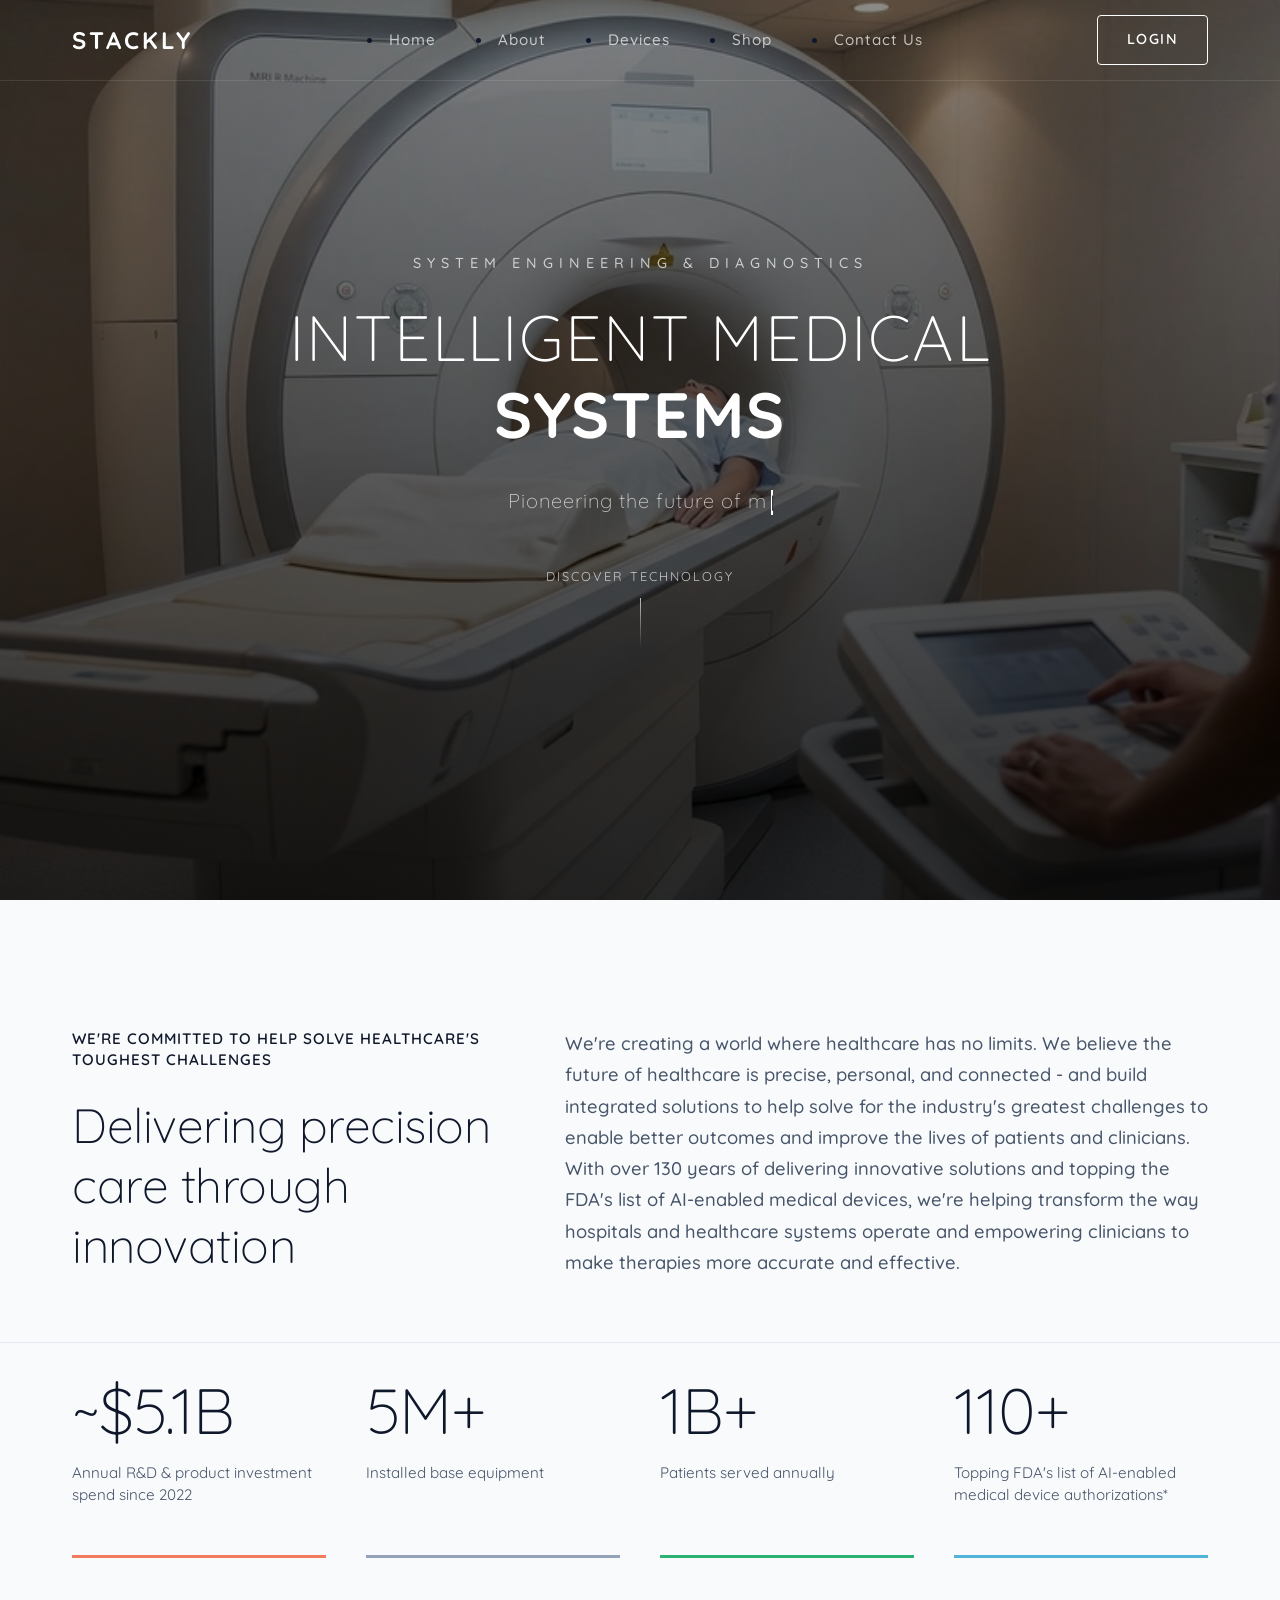
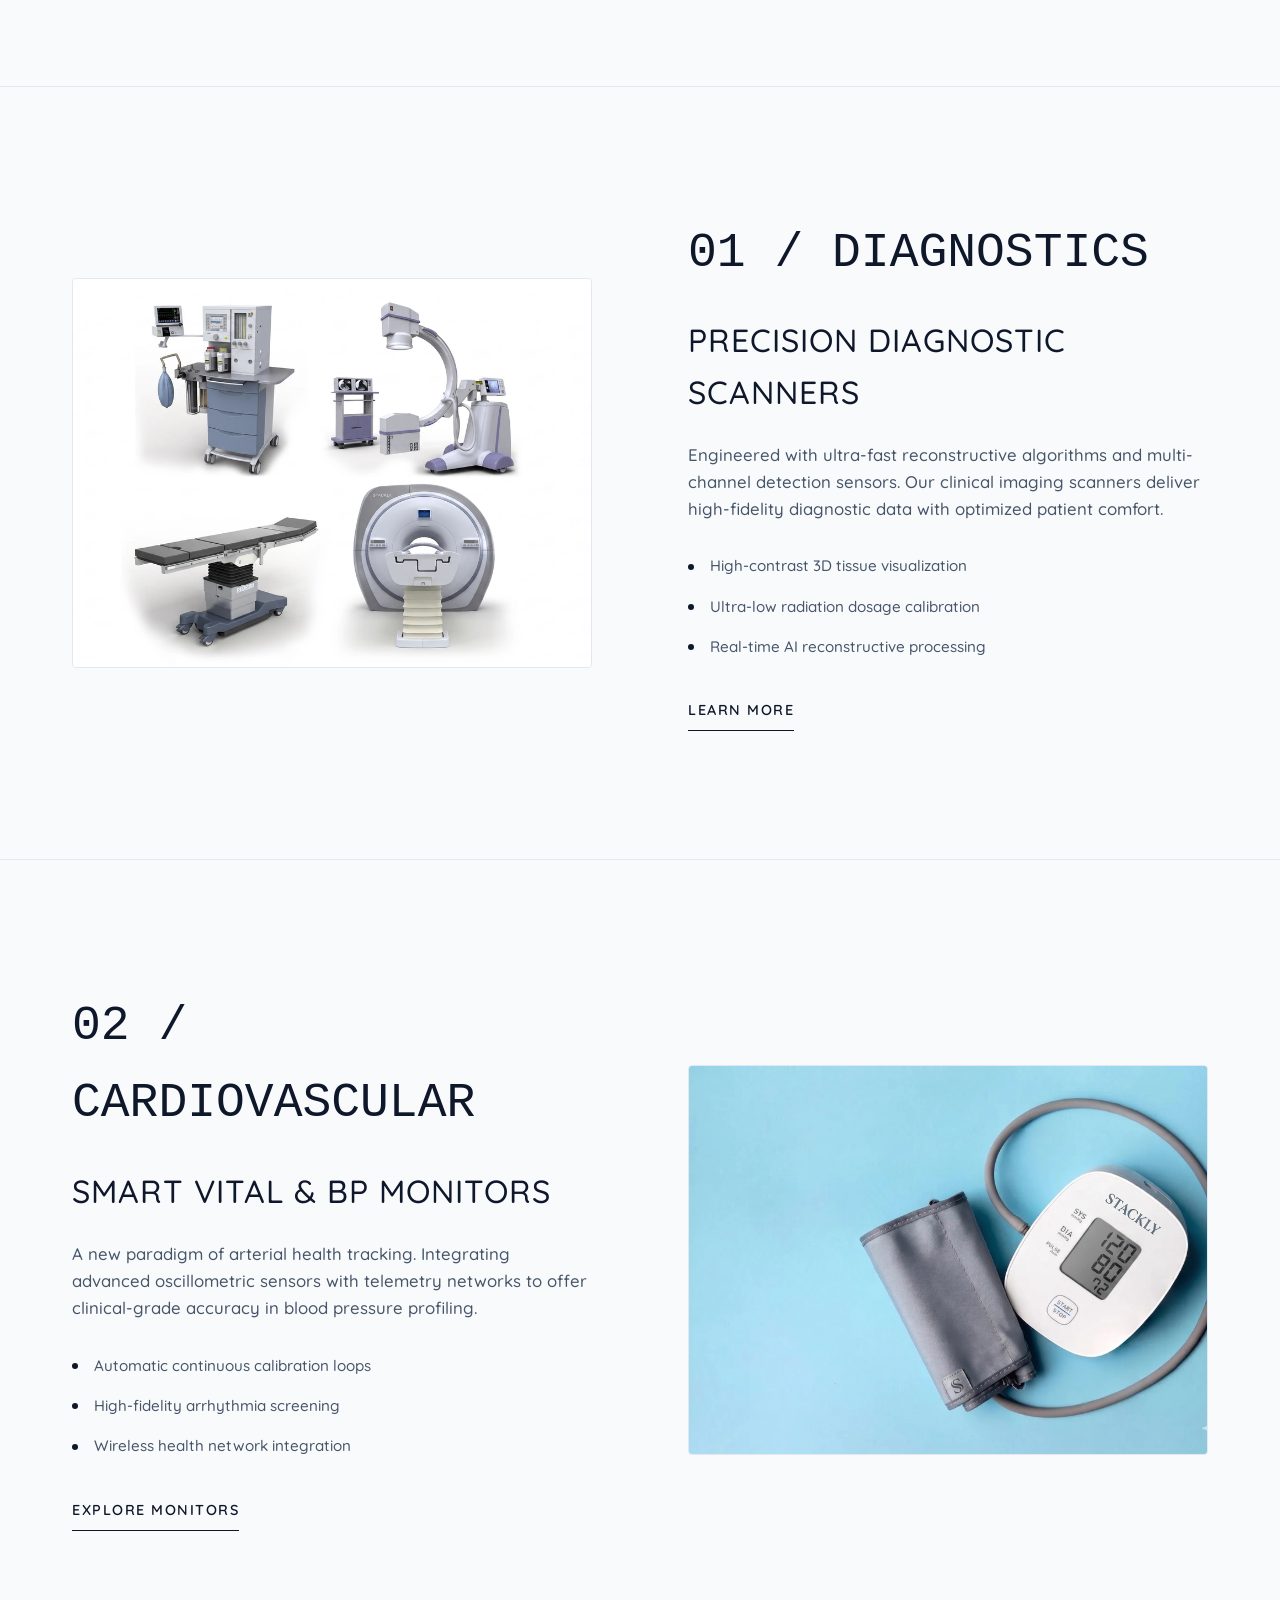
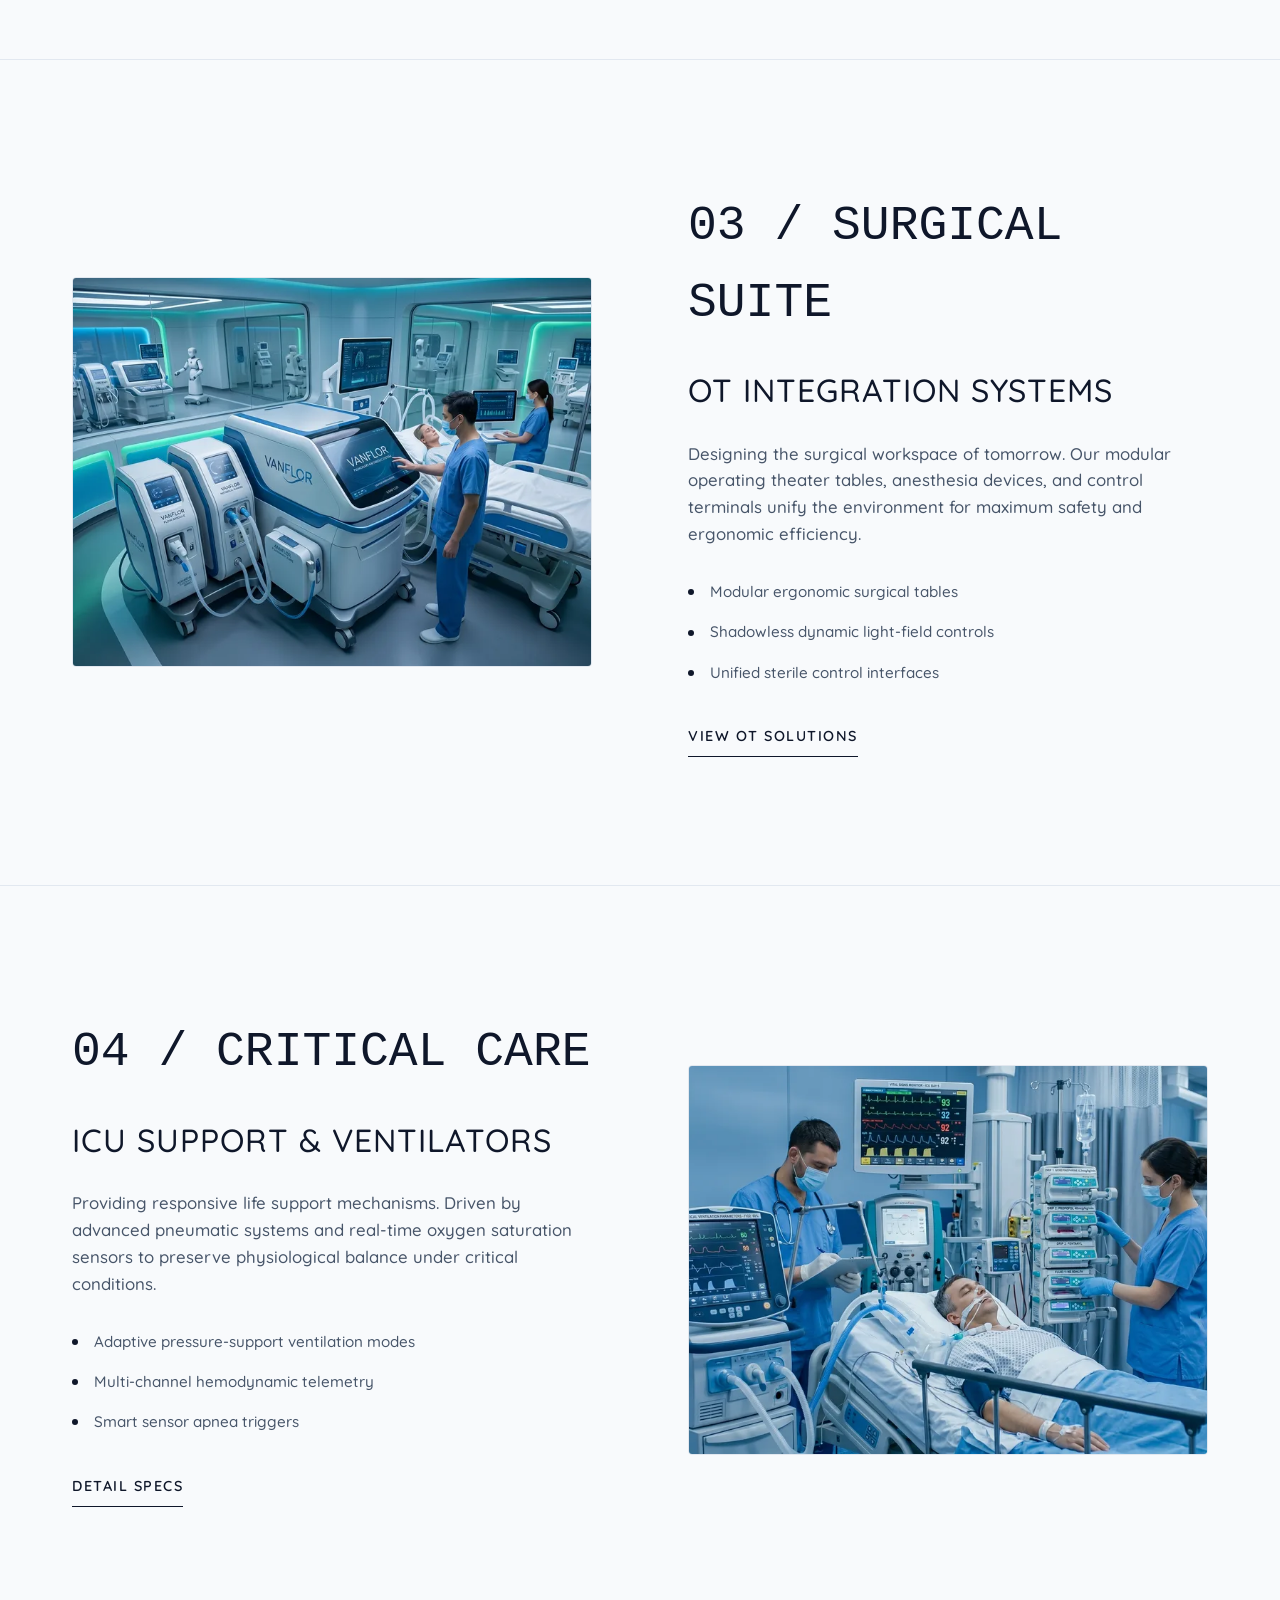
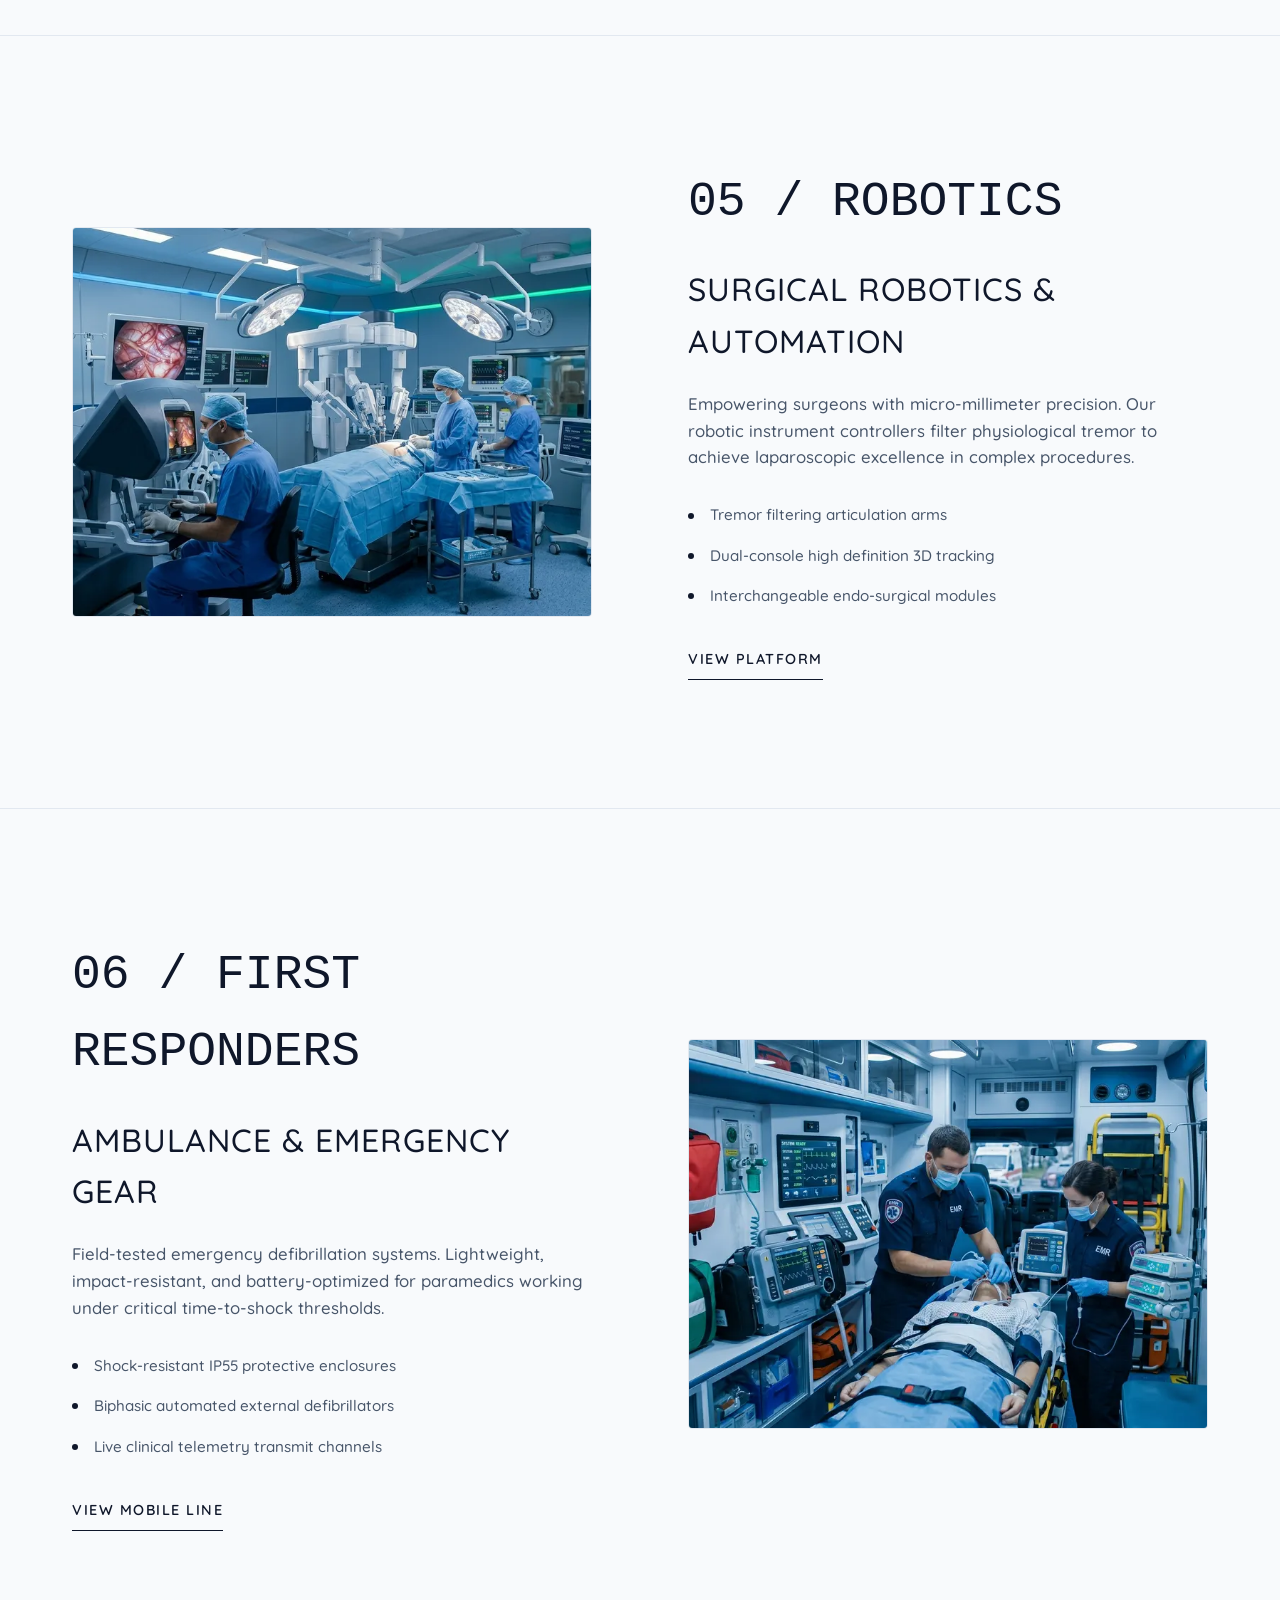
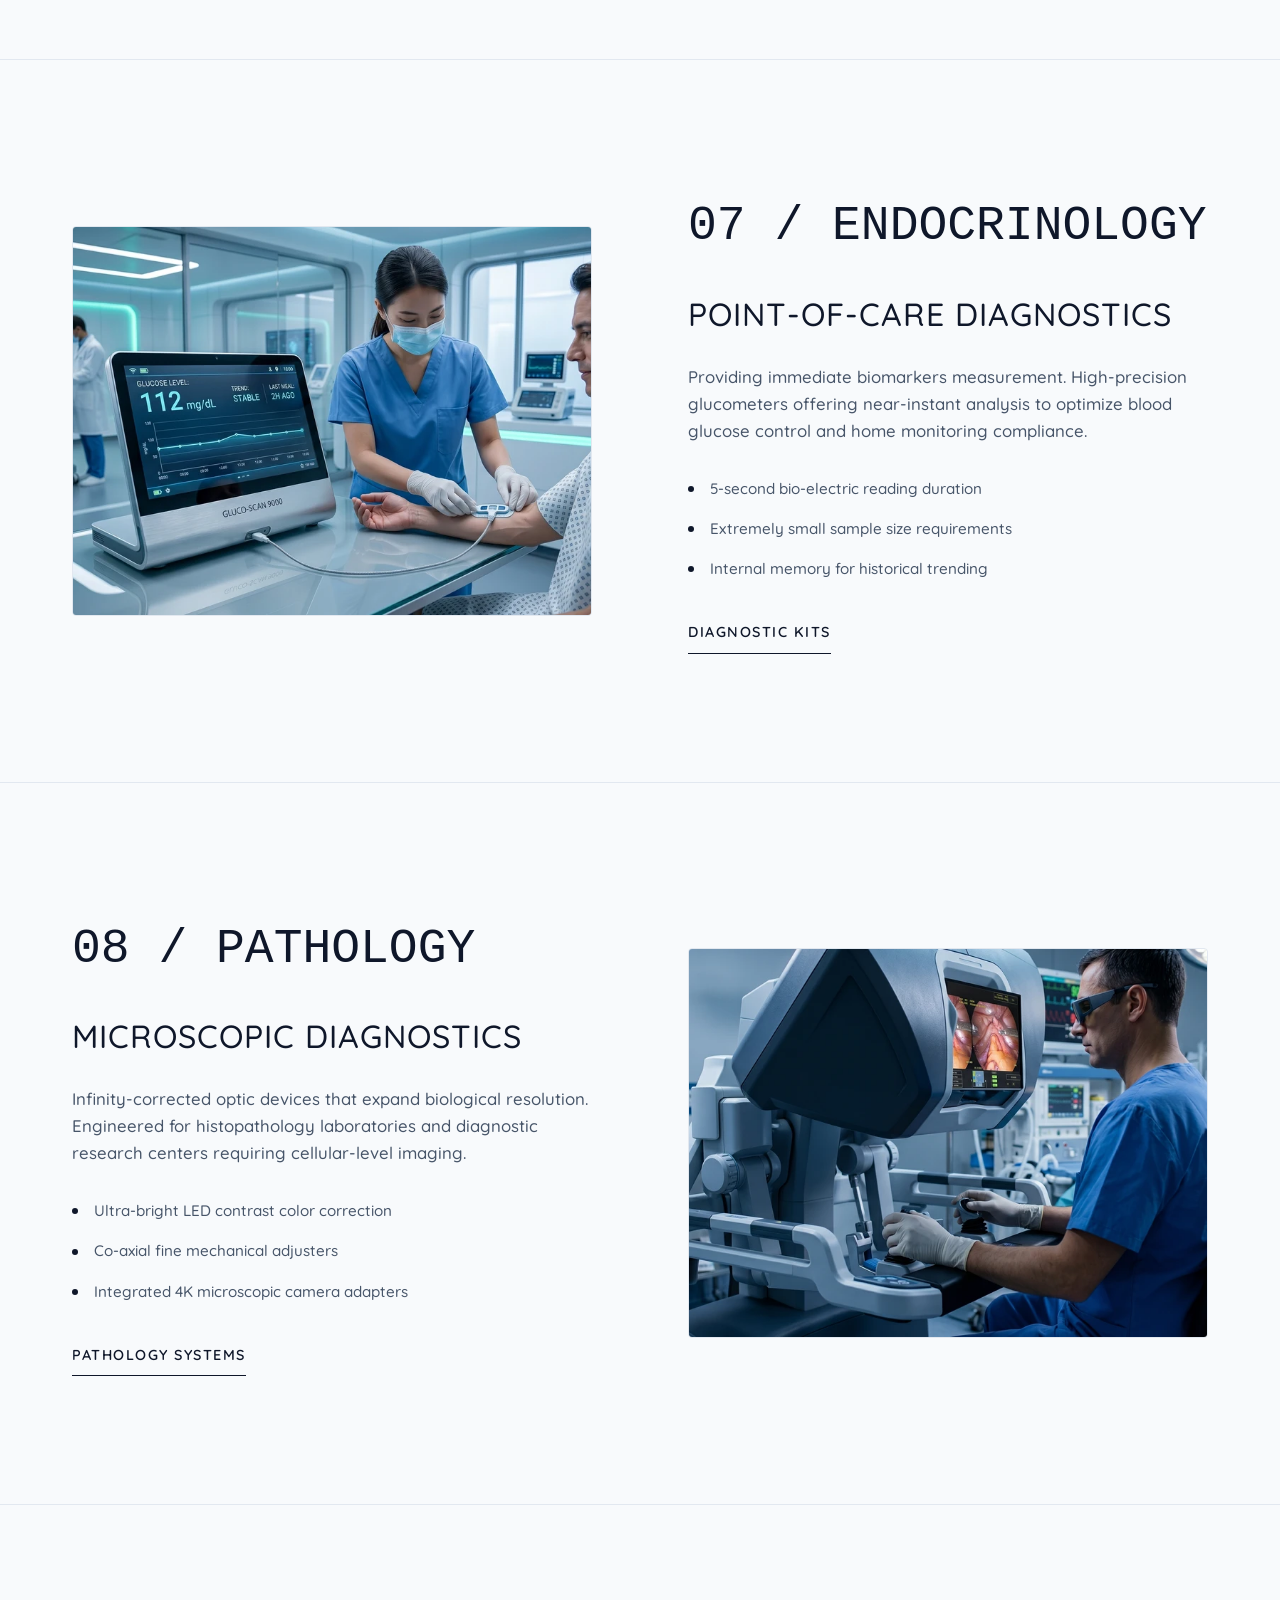
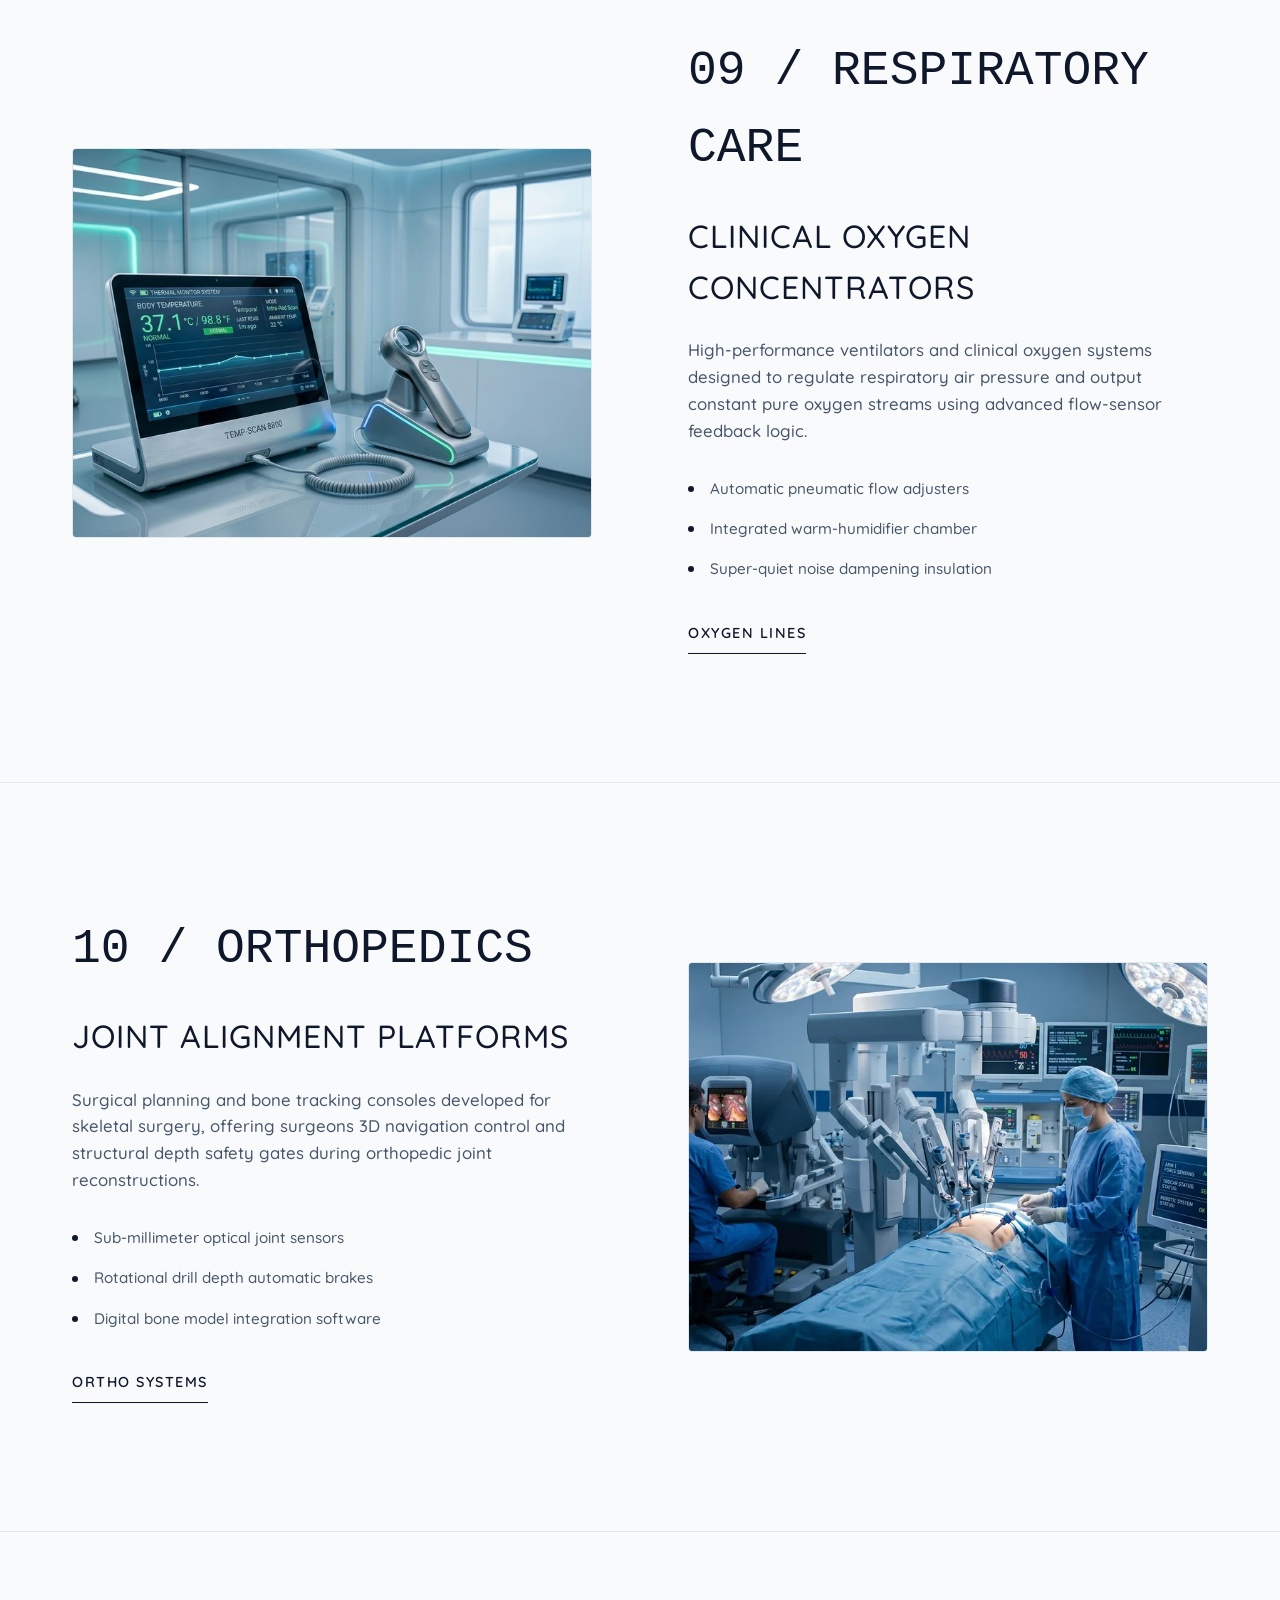
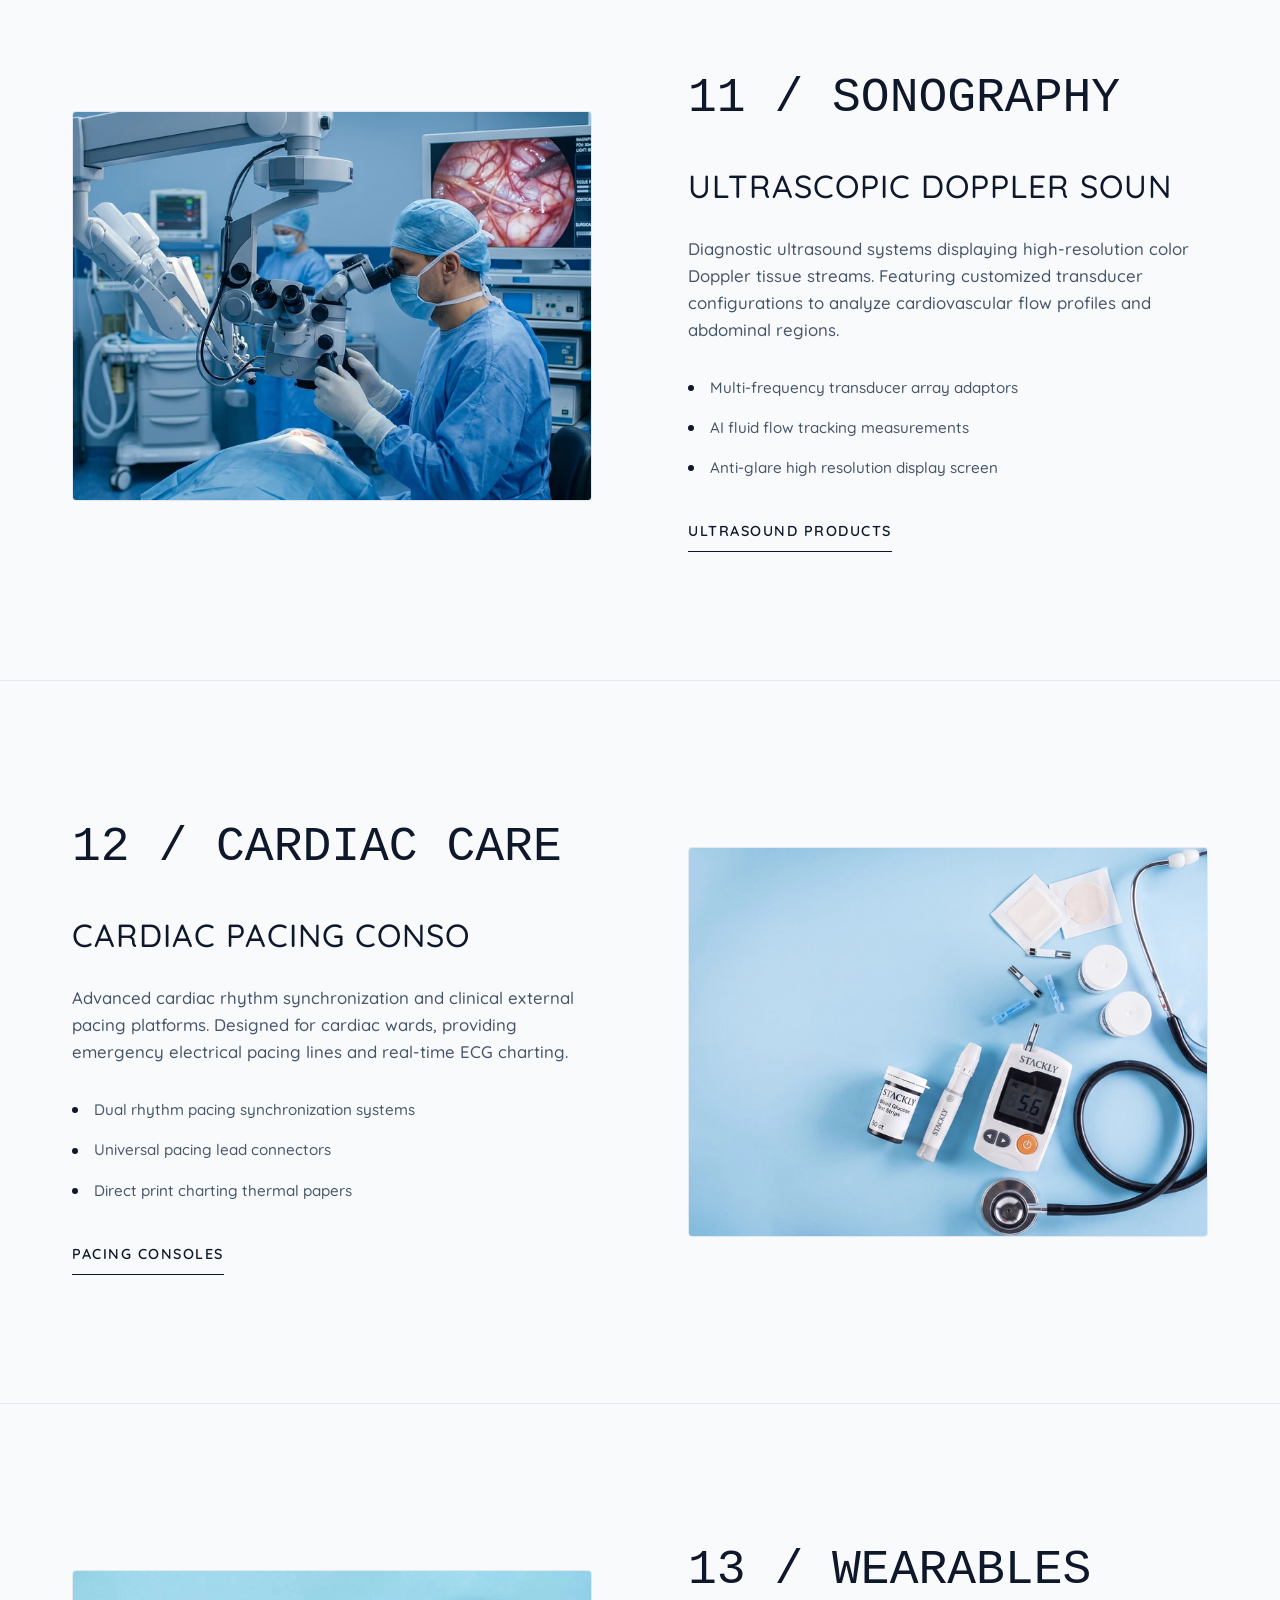
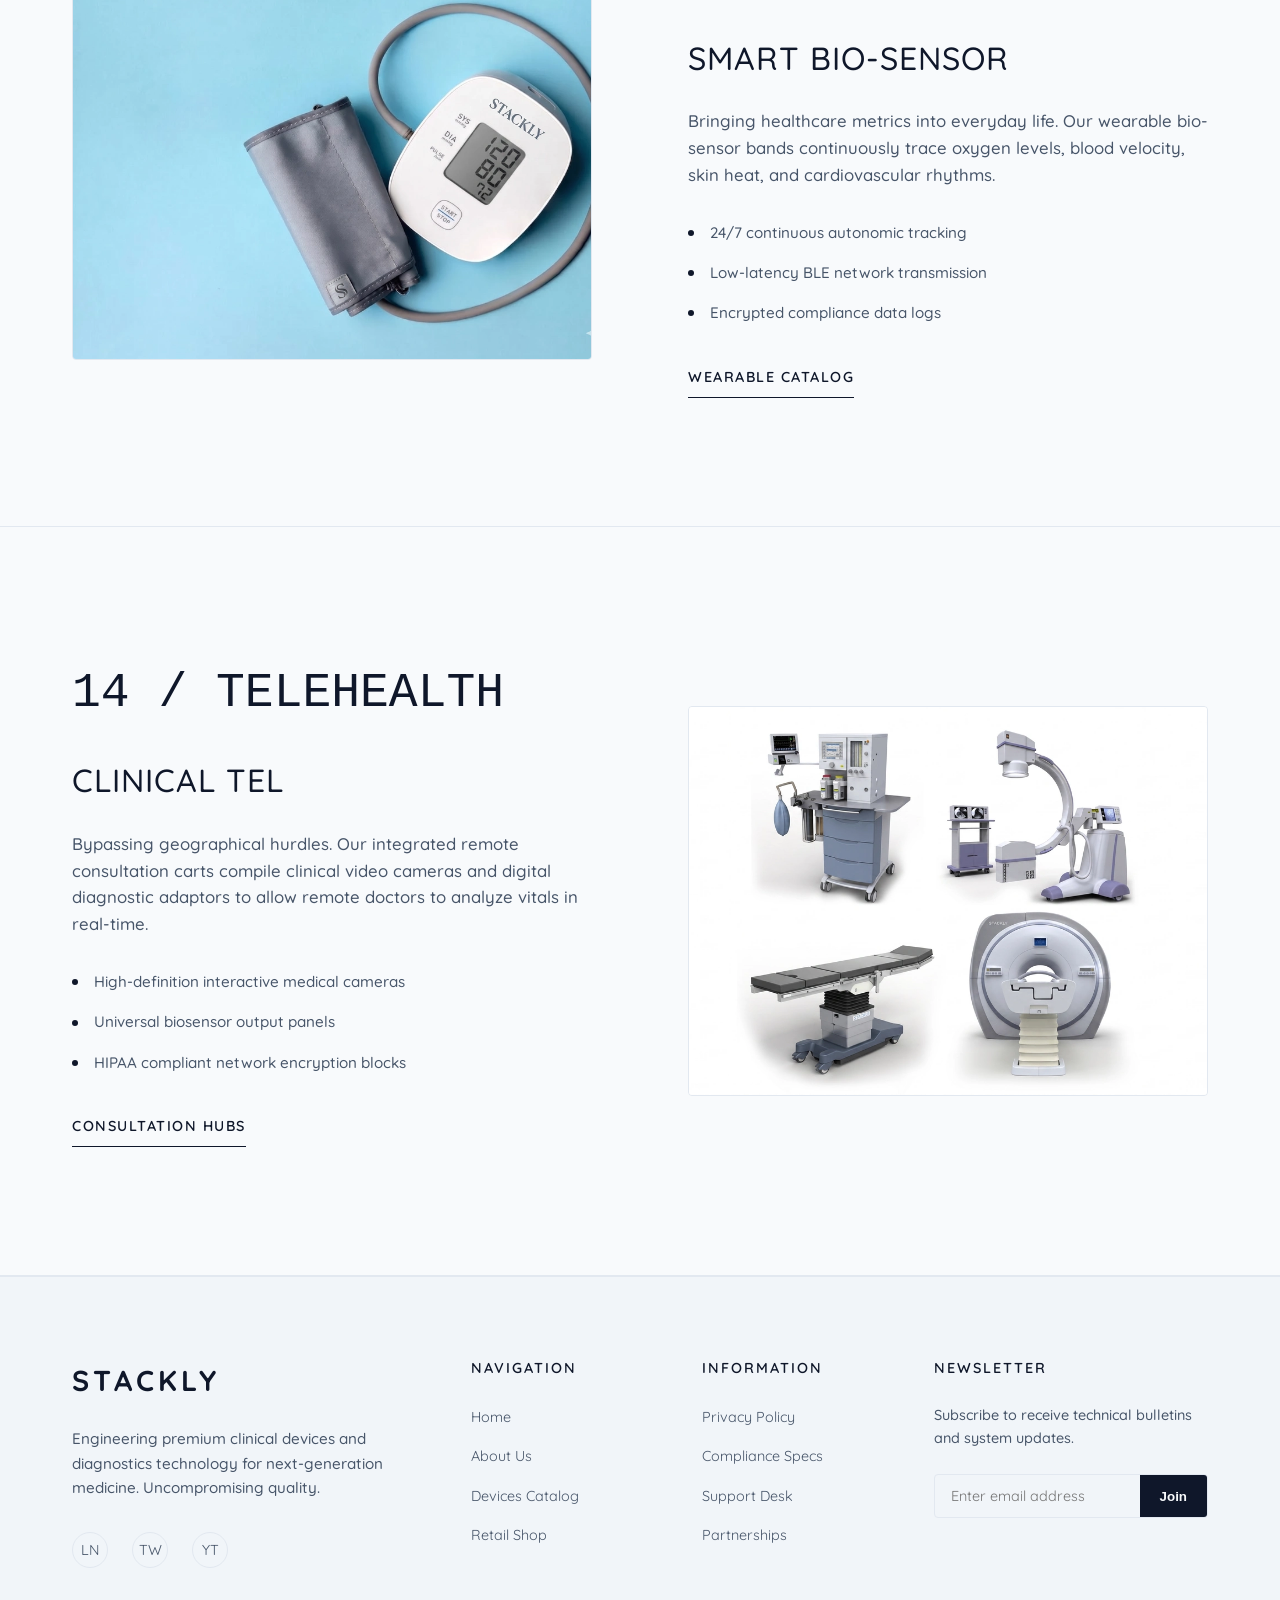
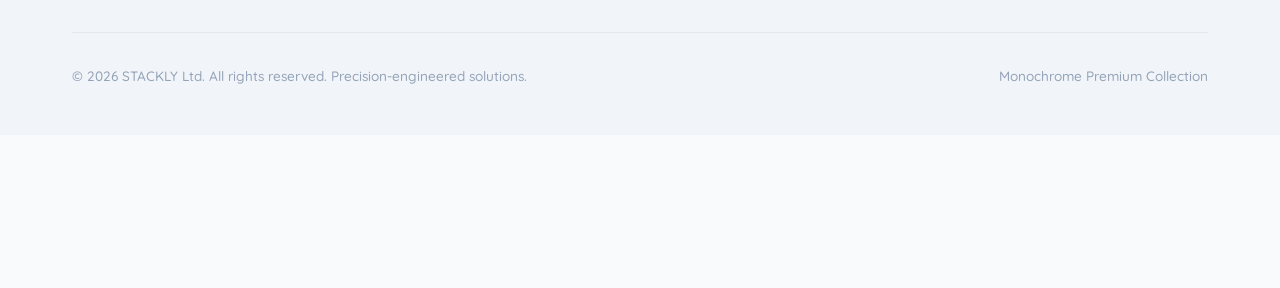
<file: index.html>
<!DOCTYPE html>
<html lang="en">
<head>
    <meta charset="UTF-8">
    <meta name="viewport" content="width=device-width, initial-scale=1.0">
    <meta name="description" content="STACKLY - Leading Manufacturer of Advanced Medical Devices. Precision diagnostics, operating systems, and critical care solutions.">
    <title>STACKLY | Next-Gen Medical Devices & Technology</title>
    <link rel="preconnect" href="https://fonts.googleapis.com">
    <link rel="preconnect" href="https://fonts.gstatic.com" crossorigin>
    <link href="https://fonts.googleapis.com/css2?family=Quicksand:wght@300;400;500;600;700&display=swap" rel="stylesheet">
    <link rel="stylesheet" href="styles.css">
</head>
<body>

    <!-- Header Navbar -->
    <header class="navbar">
        <div class="container">
            <a href="index.html" class="nav-brand" id="navBrand">STACKLY</a>
            
            <nav class="nav-menu" id="navMenu">
                <li class="nav-item"><a href="index.html">Home</a></li>
                <li class="nav-item"><a href="404.html">About</a></li>
                <li class="nav-item"><a href="404.html">Devices</a></li>
                <li class="nav-item"><a href="404.html">Shop</a></li>
                <li class="nav-item"><a href="404.html">Contact Us</a></li>
                <li class="nav-item mobile-only"><a href="404.html" class="mobile-login-btn">Login</a></li>
            </nav>

            <a href="404.html" class="nav-btn desktop-only">Login</a>

            <!-- Mobile Hamburger Toggle -->
            <div class="mobile-toggle" id="mobileToggle">
                <span></span>
                <span></span>
                <span></span>
            </div>
        </div>
    </header>

    <!-- Hero Section -->
    <section class="hero" id="hero">
        <div class="hero-bg" style="background-image: url('assets/Hero section cover image.webp');"></div>
        <div class="hero-overlay"></div>
        
        <div class="hero-content">
            <p class="hero-tagline">System Engineering & Diagnostics</p>
            <h1 class="hero-title">INTELLIGENT MEDICAL<span>SYSTEMS</span></h1>
            
            <div class="hero-subtitle-container">
                <span class="hero-subtitle" id="typingText"></span><span class="typing-cursor">|</span>
            </div>
            
            <a href="#intro" class="hero-scroll-btn">
                <span>Discover technology</span>
                <div class="scroll-line"></div>
            </a>
        </div>
    </section>

    <!-- Commitment Intro Section -->
    <section class="intro-section border-bottom" id="intro">
        <div class="container">
            <div class="intro-grid">
                <div class="reveal-left">
                    <p class="intro-tag">We're committed to help solve healthcare's toughest challenges</p>
                    <h2 class="intro-title">Delivering precision care through innovation</h2>
                </div>
                <div class="reveal-right">
                    <p class="intro-desc">
                        We're creating a world where healthcare has no limits. We believe the future of healthcare is precise, personal, and connected - and build integrated solutions to help solve for the industry's greatest challenges to enable better outcomes and improve the lives of patients and clinicians. With over 130 years of delivering innovative solutions and topping the FDA's list of AI-enabled medical devices, we're helping transform the way hospitals and healthcare systems operate and empowering clinicians to make therapies more accurate and effective.
                    </p>
                </div>
            </div>
        </div>
    </section>

    <!-- Metrics Statistics Section -->
    <section class="metrics-section border-bottom" id="metrics">
        <div class="container">
            <div class="metrics-grid">
                <div class="metric-card reveal">
                    <div class="metric-number" data-target="5.1" data-prefix="~$" data-suffix="B">~$5.1B</div>
                    <div class="metric-label">Annual R&D & product investment spend since 2022</div>
                    <div class="metric-line line-coral"></div>
                </div>
                <div class="metric-card reveal">
                    <div class="metric-number" data-target="5" data-prefix="" data-suffix="M+">5M+</div>
                    <div class="metric-label">Installed base equipment</div>
                    <div class="metric-line line-grey"></div>
                </div>
                <div class="metric-card reveal">
                    <div class="metric-number" data-target="1" data-prefix="" data-suffix="B+">1B+</div>
                    <div class="metric-label">Patients served annually</div>
                    <div class="metric-line line-green"></div>
                </div>
                <div class="metric-card reveal">
                    <div class="metric-number" data-target="110" data-prefix="" data-suffix="+">110+</div>
                    <div class="metric-label">Topping FDA's list of AI-enabled medical device authorizations*</div>
                    <div class="metric-line line-blue"></div>
                </div>
            </div>
        </div>
    </section>

    <!-- Section 1: Scanners -->
    <section class="section-padding border-bottom" id="section-1">
        <div class="container">
            <div class="split-layout">
                <div class="split-image-container reveal-left">
                    <img src="assets/Scanners.webp" alt="High-Precision Diagnostic Scanners">
                </div>
                <div class="split-text reveal-right">
                    <div class="split-num">01 / DIAGNOSTICS</div>
                    <h2 class="split-heading">Precision Diagnostic Scanners</h2>
                    <p class="split-desc">
                        Engineered with ultra-fast reconstructive algorithms and multi-channel detection sensors. Our clinical imaging scanners deliver high-fidelity diagnostic data with optimized patient comfort.
                    </p>
                    <div class="split-features">
                        <div class="feature-item">
                            <span class="feature-dot"></span>
                            <span class="feature-text">High-contrast 3D tissue visualization</span>
                        </div>
                        <div class="feature-item">
                            <span class="feature-dot"></span>
                            <span class="feature-text">Ultra-low radiation dosage calibration</span>
                        </div>
                        <div class="feature-item">
                            <span class="feature-dot"></span>
                            <span class="feature-text">Real-time AI reconstructive processing</span>
                        </div>
                    </div>
                    <a href="404.html" class="section-btn">Learn More</a>
                </div>
            </div>
        </div>
    </section>

    <!-- Section 2: BP Checker -->
    <section class="section-padding border-bottom" id="section-2">
        <div class="container">
            <div class="split-layout">
                <div class="split-text reveal-left">
                    <div class="split-num">02 / CARDIOVASCULAR</div>
                    <h2 class="split-heading">Smart Vital & BP Monitors</h2>
                    <p class="split-desc">
                        A new paradigm of arterial health tracking. Integrating advanced oscillometric sensors with telemetry networks to offer clinical-grade accuracy in blood pressure profiling.
                    </p>
                    <div class="split-features">
                        <div class="feature-item">
                            <span class="feature-dot"></span>
                            <span class="feature-text">Automatic continuous calibration loops</span>
                        </div>
                        <div class="feature-item">
                            <span class="feature-dot"></span>
                            <span class="feature-text">High-fidelity arrhythmia screening</span>
                        </div>
                        <div class="feature-item">
                            <span class="feature-dot"></span>
                            <span class="feature-text">Wireless health network integration</span>
                        </div>
                    </div>
                    <a href="404.html" class="section-btn">Explore Monitors</a>
                </div>
                <div class="split-image-container reveal-right">
                    <img src="assets/BP checker.webp" alt="Smart Blood Pressure Monitors">
                </div>
            </div>
        </div>
    </section>

    <!-- Section 3: OT Workstations -->
    <section class="section-padding border-bottom" id="section-3">
        <div class="container">
            <div class="split-layout">
                <div class="split-image-container reveal-left">
                    <img src="assets/OT Devices.webp" alt="Operating Theater Devices">
                </div>
                <div class="split-text reveal-right">
                    <div class="split-num">03 / SURGICAL SUITE</div>
                    <h2 class="split-heading">OT Integration Systems</h2>
                    <p class="split-desc">
                        Designing the surgical workspace of tomorrow. Our modular operating theater tables, anesthesia devices, and control terminals unify the environment for maximum safety and ergonomic efficiency.
                    </p>
                    <div class="split-features">
                        <div class="feature-item">
                            <span class="feature-dot"></span>
                            <span class="feature-text">Modular ergonomic surgical tables</span>
                        </div>
                        <div class="feature-item">
                            <span class="feature-dot"></span>
                            <span class="feature-text">Shadowless dynamic light-field controls</span>
                        </div>
                        <div class="feature-item">
                            <span class="feature-dot"></span>
                            <span class="feature-text">Unified sterile control interfaces</span>
                        </div>
                    </div>
                    <a href="404.html" class="section-btn">View OT Solutions</a>
                </div>
            </div>
        </div>
    </section>

    <!-- Section 4: ICU Support -->
    <section class="section-padding border-bottom" id="section-4">
        <div class="container">
            <div class="split-layout">
                <div class="split-text reveal-left">
                    <div class="split-num">04 / CRITICAL CARE</div>
                    <h2 class="split-heading">ICU Support & Ventilators</h2>
                    <p class="split-desc">
                        Providing responsive life support mechanisms. Driven by advanced pneumatic systems and real-time oxygen saturation sensors to preserve physiological balance under critical conditions.
                    </p>
                    <div class="split-features">
                        <div class="feature-item">
                            <span class="feature-dot"></span>
                            <span class="feature-text">Adaptive pressure-support ventilation modes</span>
                        </div>
                        <div class="feature-item">
                            <span class="feature-dot"></span>
                            <span class="feature-text">Multi-channel hemodynamic telemetry</span>
                        </div>
                        <div class="feature-item">
                            <span class="feature-dot"></span>
                            <span class="feature-text">Smart sensor apnea triggers</span>
                        </div>
                    </div>
                    <a href="404.html" class="section-btn">Detail Specs</a>
                </div>
                <div class="split-image-container reveal-right">
                    <img src="assets/ICU Devices.webp" alt="ICU Life Support Devices">
                </div>
            </div>
        </div>
    </section>

    <!-- Section 5: Robotic Surgical Automation -->
    <section class="section-padding border-bottom" id="section-5">
        <div class="container">
            <div class="split-layout">
                <div class="split-image-container reveal-left">
                    <img src="assets/Surgery Devices.webp" alt="Robotic Surgery Systems">
                </div>
                <div class="split-text reveal-right">
                    <div class="split-num">05 / ROBOTICS</div>
                    <h2 class="split-heading">Surgical Robotics & Automation</h2>
                    <p class="split-desc">
                        Empowering surgeons with micro-millimeter precision. Our robotic instrument controllers filter physiological tremor to achieve laparoscopic excellence in complex procedures.
                    </p>
                    <div class="split-features">
                        <div class="feature-item">
                            <span class="feature-dot"></span>
                            <span class="feature-text">Tremor filtering articulation arms</span>
                        </div>
                        <div class="feature-item">
                            <span class="feature-dot"></span>
                            <span class="feature-text">Dual-console high definition 3D tracking</span>
                        </div>
                        <div class="feature-item">
                            <span class="feature-dot"></span>
                            <span class="feature-text">Interchangeable endo-surgical modules</span>
                        </div>
                    </div>
                    <a href="404.html" class="section-btn">View Platform</a>
                </div>
            </div>
        </div>
    </section>

    <!-- Section 6: Mobile Emergency Care -->
    <section class="section-padding border-bottom" id="section-6">
        <div class="container">
            <div class="split-layout">
                <div class="split-text reveal-left">
                    <div class="split-num">06 / FIRST RESPONDERS</div>
                    <h2 class="split-heading">Ambulance & Emergency Gear</h2>
                    <p class="split-desc">
                        Field-tested emergency defibrillation systems. Lightweight, impact-resistant, and battery-optimized for paramedics working under critical time-to-shock thresholds.
                    </p>
                    <div class="split-features">
                        <div class="feature-item">
                            <span class="feature-dot"></span>
                            <span class="feature-text">Shock-resistant IP55 protective enclosures</span>
                        </div>
                        <div class="feature-item">
                            <span class="feature-dot"></span>
                            <span class="feature-text">Biphasic automated external defibrillators</span>
                        </div>
                        <div class="feature-item">
                            <span class="feature-dot"></span>
                            <span class="feature-text">Live clinical telemetry transmit channels</span>
                        </div>
                    </div>
                    <a href="404.html" class="section-btn">View Mobile Line</a>
                </div>
                <div class="split-image-container reveal-right">
                    <img src="assets/Ambulance Devices.webp" alt="Ambulance Emergency Devices">
                </div>
            </div>
        </div>
    </section>

    <!-- Section 7: Point-of-Care Glucometers -->
    <section class="section-padding border-bottom" id="section-7">
        <div class="container">
            <div class="split-layout">
                <div class="split-image-container reveal-left">
                    <img src="assets/Sugar Checking Device.webp" alt="Diabetes Diagnostic Devices">
                </div>
                <div class="split-text reveal-right">
                    <div class="split-num">07 / ENDOCRINOLOGY</div>
                    <h2 class="split-heading">Point-of-Care Diagnostics</h2>
                    <p class="split-desc">
                        Providing immediate biomarkers measurement. High-precision glucometers offering near-instant analysis to optimize blood glucose control and home monitoring compliance.
                    </p>
                    <div class="split-features">
                        <div class="feature-item">
                            <span class="feature-dot"></span>
                            <span class="feature-text">5-second bio-electric reading duration</span>
                        </div>
                        <div class="feature-item">
                            <span class="feature-dot"></span>
                            <span class="feature-text">Extremely small sample size requirements</span>
                        </div>
                        <div class="feature-item">
                            <span class="feature-dot"></span>
                            <span class="feature-text">Internal memory for historical trending</span>
                        </div>
                    </div>
                    <a href="404.html" class="section-btn">Diagnostic Kits</a>
                </div>
            </div>
        </div>
    </section>

    <!-- Section 8: Laboratory Microscopes -->
    <section class="section-padding border-bottom" id="section-8">
        <div class="container">
            <div class="split-layout">
                <div class="split-text reveal-left">
                    <div class="split-num">08 / PATHOLOGY</div>
                    <h2 class="split-heading">Microscopic Diagnostics</h2>
                    <p class="split-desc">
                        Infinity-corrected optic devices that expand biological resolution. Engineered for histopathology laboratories and diagnostic research centers requiring cellular-level imaging.
                    </p>
                    <div class="split-features">
                        <div class="feature-item">
                            <span class="feature-dot"></span>
                            <span class="feature-text">Ultra-bright LED contrast color correction</span>
                        </div>
                        <div class="feature-item">
                            <span class="feature-dot"></span>
                            <span class="feature-text">Co-axial fine mechanical adjusters</span>
                        </div>
                        <div class="feature-item">
                            <span class="feature-dot"></span>
                            <span class="feature-text">Integrated 4K microscopic camera adapters</span>
                        </div>
                    </div>
                    <a href="404.html" class="section-btn">Pathology Systems</a>
                </div>
                <div class="split-image-container reveal-right">
                    <img src="assets/MicroScoping Device.webp" alt="Laboratory Microscope Devices">
                </div>
            </div>
        </div>
    </section>

    <!-- Section 9: Respiratory Oxygen Care -->
    <section class="section-padding border-bottom" id="section-9">
        <div class="container">
            <div class="split-layout">
                <div class="split-image-container reveal-left">
                    <img src="assets/Pressure Device.webp" alt="Oxygen Concentrator Systems">
                </div>
                <div class="split-text reveal-right">
                    <div class="split-num">09 / RESPIRATORY CARE</div>
                    <h2 class="split-heading">Clinical Oxygen Concentrators</h2>
                    <p class="split-desc">
                        High-performance ventilators and clinical oxygen systems designed to regulate respiratory air pressure and output constant pure oxygen streams using advanced flow-sensor feedback logic.
                    </p>
                    <div class="split-features">
                        <div class="feature-item">
                            <span class="feature-dot"></span>
                            <span class="feature-text">Automatic pneumatic flow adjusters</span>
                        </div>
                        <div class="feature-item">
                            <span class="feature-dot"></span>
                            <span class="feature-text">Integrated warm-humidifier chamber</span>
                        </div>
                        <div class="feature-item">
                            <span class="feature-dot"></span>
                            <span class="feature-text">Super-quiet noise dampening insulation</span>
                        </div>
                    </div>
                    <a href="404.html" class="section-btn">Oxygen Lines</a>
                </div>
            </div>
        </div>
    </section>

    <!-- Section 10: Orthopedic Aligners -->
    <section class="section-padding border-bottom" id="section-10">
        <div class="container">
            <div class="split-layout">
                <div class="split-text reveal-left">
                    <div class="split-num">10 / ORTHOPEDICS</div>
                    <h2 class="split-heading">Joint Alignment Platforms</h2>
                    <p class="split-desc">
                        Surgical planning and bone tracking consoles developed for skeletal surgery, offering surgeons 3D navigation control and structural depth safety gates during orthopedic joint reconstructions.
                    </p>
                    <div class="split-features">
                        <div class="feature-item">
                            <span class="feature-dot"></span>
                            <span class="feature-text">Sub-millimeter optical joint sensors</span>
                        </div>
                        <div class="feature-item">
                            <span class="feature-dot"></span>
                            <span class="feature-text">Rotational drill depth automatic brakes</span>
                        </div>
                        <div class="feature-item">
                            <span class="feature-dot"></span>
                            <span class="feature-text">Digital bone model integration software</span>
                        </div>
                    </div>
                    <a href="404.html" class="section-btn">Ortho Systems</a>
                </div>
                <div class="split-image-container reveal-right">
                    <img src="assets/Surgery Rebort.webp" alt="Orthopedic Surgical Platforms">
                </div>
            </div>
        </div>
    </section>

    <!-- Section 11: UltraScopic Doppler -->
    <section class="section-padding border-bottom" id="section-11">
        <div class="container">
            <div class="split-layout">
                <div class="split-image-container reveal-left">
                    <img src="assets/UltraScopic Devices.webp" alt="UltraScopic Diagnostic Sounders">
                </div>
                <div class="split-text reveal-right">
                    <div class="split-num">11 / SONOGRAPHY</div>
                    <h2 class="split-heading">UltraScopic Doppler Sounders</h2>
                    <p class="split-desc">
                        Diagnostic ultrasound systems displaying high-resolution color Doppler tissue streams. Featuring customized transducer configurations to analyze cardiovascular flow profiles and abdominal regions.
                    </p>
                    <div class="split-features">
                        <div class="feature-item">
                            <span class="feature-dot"></span>
                            <span class="feature-text">Multi-frequency transducer array adaptors</span>
                        </div>
                        <div class="feature-item">
                            <span class="feature-dot"></span>
                            <span class="feature-text">AI fluid flow tracking measurements</span>
                        </div>
                        <div class="feature-item">
                            <span class="feature-dot"></span>
                            <span class="feature-text">Anti-glare high resolution display screen</span>
                        </div>
                    </div>
                    <a href="404.html" class="section-btn">Ultrasound Products</a>
                </div>
            </div>
        </div>
    </section>

    <!-- Section 12: Cardiac Therapy pacing -->
    <section class="section-padding border-bottom" id="section-12">
        <div class="container">
            <div class="split-layout">
                <div class="split-text reveal-left">
                    <div class="split-num">12 / CARDIAC CARE</div>
                    <h2 class="split-heading">Cardiac Pacing Consoles</h2>
                    <p class="split-desc">
                        Advanced cardiac rhythm synchronization and clinical external pacing platforms. Designed for cardiac wards, providing emergency electrical pacing lines and real-time ECG charting.
                    </p>
                    <div class="split-features">
                        <div class="feature-item">
                            <span class="feature-dot"></span>
                            <span class="feature-text">Dual rhythm pacing synchronization systems</span>
                        </div>
                        <div class="feature-item">
                            <span class="feature-dot"></span>
                            <span class="feature-text">Universal pacing lead connectors</span>
                        </div>
                        <div class="feature-item">
                            <span class="feature-dot"></span>
                            <span class="feature-text">Direct print charting thermal papers</span>
                        </div>
                    </div>
                    <a href="404.html" class="section-btn">Pacing Consoles</a>
                </div>
                <div class="split-image-container reveal-right">
                    <img src="assets/Deices.webp" alt="Clinical Pacing Systems">
                </div>
            </div>
        </div>
    </section>

    <!-- Section 13: Smart Bio-Sensor Wristband -->
    <section class="section-padding border-bottom" id="section-13">
        <div class="container">
            <div class="split-layout">
                <div class="split-image-container reveal-left">
                    <img src="assets/BP checker.webp" alt="Smart Wearable Bio-Sensors">
                </div>
                <div class="split-text reveal-right">
                    <div class="split-num">13 / WEARABLES</div>
                    <h2 class="split-heading">Smart Bio-Sensor Trackers</h2>
                    <p class="split-desc">
                        Bringing healthcare metrics into everyday life. Our wearable bio-sensor bands continuously trace oxygen levels, blood velocity, skin heat, and cardiovascular rhythms.
                    </p>
                    <div class="split-features">
                        <div class="feature-item">
                            <span class="feature-dot"></span>
                            <span class="feature-text">24/7 continuous autonomic tracking</span>
                        </div>
                        <div class="feature-item">
                            <span class="feature-dot"></span>
                            <span class="feature-text">Low-latency BLE network transmission</span>
                        </div>
                        <div class="feature-item">
                            <span class="feature-dot"></span>
                            <span class="feature-text">Encrypted compliance data logs</span>
                        </div>
                    </div>
                    <a href="404.html" class="section-btn">Wearable Catalog</a>
                </div>
            </div>
        </div>
    </section>

    <!-- Section 14: Telemedicine consultation hubs -->
    <section class="section-padding border-bottom" id="section-14">
        <div class="container">
            <div class="split-layout">
                <div class="split-text reveal-left">
                    <div class="split-num">14 / TELEHEALTH</div>
                    <h2 class="split-heading">Clinical Telemedicine Stations</h2>
                    <p class="split-desc">
                        Bypassing geographical hurdles. Our integrated remote consultation carts compile clinical video cameras and digital diagnostic adaptors to allow remote doctors to analyze vitals in real-time.
                    </p>
                    <div class="split-features">
                        <div class="feature-item">
                            <span class="feature-dot"></span>
                            <span class="feature-text">High-definition interactive medical cameras</span>
                        </div>
                        <div class="feature-item">
                            <span class="feature-dot"></span>
                            <span class="feature-text">Universal biosensor output panels</span>
                        </div>
                        <div class="feature-item">
                            <span class="feature-dot"></span>
                            <span class="feature-text">HIPAA compliant network encryption blocks</span>
                        </div>
                    </div>
                    <a href="404.html" class="section-btn">Consultation Hubs</a>
                </div>
                <div class="split-image-container reveal-right">
                    <img src="assets/Scanners.webp" alt="Telehealth Diagnostic Workstations">
                </div>
            </div>
        </div>
    </section>

    <!-- Footer -->
    <footer>
        <div class="container">
            <div class="footer-top">
                <div class="footer-info">
                    <div class="footer-info-brand">STACKLY</div>
                    <p class="footer-info-desc">
                        Engineering premium clinical devices and diagnostics technology for next-generation medicine. Uncompromising quality.
                    </p>
                    <div class="footer-socials">
                        <a href="404.html" class="footer-social-link" aria-label="LinkedIn">LN</a>
                        <a href="404.html" class="footer-social-link" aria-label="Twitter">TW</a>
                        <a href="404.html" class="footer-social-link" aria-label="YouTube">YT</a>
                    </div>
                </div>
                
                <div class="footer-col">
                    <div class="footer-col-title">Navigation</div>
                    <ul class="footer-links">
                        <li class="footer-link"><a href="index.html">Home</a></li>
                        <li class="footer-link"><a href="404.html">About Us</a></li>
                        <li class="footer-link"><a href="404.html">Devices Catalog</a></li>
                        <li class="footer-link"><a href="404.html">Retail Shop</a></li>
                    </ul>
                </div>
                
                <div class="footer-col">
                    <div class="footer-col-title">Information</div>
                    <ul class="footer-links">
                        <li class="footer-link"><a href="404.html">Privacy Policy</a></li>
                        <li class="footer-link"><a href="404.html">Compliance Specs</a></li>
                        <li class="footer-link"><a href="404.html">Support Desk</a></li>
                        <li class="footer-link"><a href="404.html">Partnerships</a></li>
                    </ul>
                </div>
                
                <div class="footer-col">
                    <div class="footer-col-title">Newsletter</div>
                    <p class="footer-newsletter-desc">Subscribe to receive technical bulletins and system updates.</p>
                    <form class="newsletter-form" onsubmit="event.preventDefault(); window.location.href='404.html';">
                        <input type="email" placeholder="Enter email address" class="newsletter-input" required>
                        <button type="submit" class="newsletter-btn">Join</button>
                    </form>
                </div>
            </div>
            
            <div class="footer-bottom">
                <p>&copy; 2026 STACKLY Ltd. All rights reserved. Precision-engineered solutions.</p>
                <p>Monochrome Premium Collection</p>
            </div>
        </div>
    </footer>

    <script src="script.js"></script>
</body>
</html>
</file>
<file: styles.css>
/* STACKLY Premium Medical Devices Stylesheet */

:root {
    --bg-primary: #f8fafc;
    --bg-secondary: #f1f5f9;
    --bg-tertiary: #e2e8f0;
    --text-primary: #0f172a;
    --text-secondary: #475569;
    --text-muted: #94a3b8;
    --border-color: #e2e8f0;
    --border-color-hover: #0f172a;
    --nav-bg: rgba(248, 250, 252, 0.8);
    --nav-bg-scroll: rgba(248, 250, 252, 0.95);
    --mobile-menu-bg: rgba(248, 250, 252, 0.98);
    --transition-smooth: all 0.6s cubic-bezier(0.16, 1, 0.3, 1);
    --transition-fast: all 0.25s ease;
    --font-primary: 'Quicksand', sans-serif;
}

* {
    margin: 0;
    padding: 0;
    box-sizing: border-box;
    scroll-behavior: smooth;
}

html, body {
    width: 100%;
    max-width: 100%;
    margin: 0;
    padding: 0;
    overflow-x: hidden;
    background-color: var(--bg-primary);
}

body {
    color: var(--text-primary);
    font-family: var(--font-primary);
    line-height: 1.6;
    -webkit-font-smoothing: antialiased;
    -moz-osx-font-smoothing: grayscale;
}

p {
    font-weight: 500;
}

a {
    color: inherit;
    text-decoration: none;
}

ul {
    list-style: none;
}

img {
    max-width: 100%;
    display: block;
    object-fit: cover;
}

/* Custom Scrollbar */
::-webkit-scrollbar {
    width: 6px;
}
::-webkit-scrollbar-track {
    background: var(--bg-primary);
}
::-webkit-scrollbar-thumb {
    background: var(--text-muted);
    border-radius: 3px;
}
::-webkit-scrollbar-thumb:hover {
    background: var(--text-secondary);
}

/* Layout Utilities */
.container {
    width: 100%;
    max-width: 1200px;
    margin: 0 auto;
    padding: 0 2rem;
}

.section-padding {
    padding: 8rem 0;
}

.border-bottom {
    border-bottom: 1px solid var(--border-color);
}

/* Responsive Helper Classes */
.desktop-only {
    display: inline-block;
}

.mobile-only {
    display: none;
}

/* Navbar */
.navbar {
    position: fixed;
    top: 0;
    left: 0;
    width: 100%;
    z-index: 1000;
    background: transparent;
    border-bottom: 1px solid rgba(255, 255, 255, 0.1);
    padding: 0;
    transition: var(--transition-smooth);
}

.navbar.scrolled {
    padding: 0.5rem 0;
    background: var(--nav-bg-scroll);
    backdrop-filter: blur(15px);
    -webkit-backdrop-filter: blur(15px);
    border-bottom: 1px solid var(--border-color);
}

.navbar .container {
    display: flex;
    justify-content: space-between;
    align-items: center;
    height: 80px;
}

.nav-brand {
    font-size: 1.5rem;
    font-weight: 700;
    letter-spacing: 3px;
    text-transform: uppercase;
    color: #ffffff;
    transition: var(--transition-fast);
}

.navbar.scrolled .nav-brand {
    color: var(--text-primary);
}

.nav-brand:hover {
    opacity: 0.8;
}

.nav-menu {
    display: flex;
    align-items: center;
    gap: 2.5rem;
}

.nav-item a {
    font-size: 0.95rem;
    font-weight: 500;
    letter-spacing: 1px;
    color: rgba(255, 255, 255, 0.7);
    position: relative;
    padding: 0.5rem 0;
    transition: var(--transition-fast);
}

.navbar.scrolled .nav-item a {
    color: var(--text-secondary);
}

.nav-item a::after {
    content: '';
    position: absolute;
    bottom: 0;
    left: 0;
    width: 0;
    height: 1px;
    background-color: #ffffff;
    transition: var(--transition-smooth);
}

.navbar.scrolled .nav-item a::after {
    background-color: var(--text-primary);
}

.nav-item a:hover {
    color: #ffffff;
}

.navbar.scrolled .nav-item a:hover {
    color: var(--text-primary);
}

.nav-item a:hover::after {
    width: 100%;
}

.nav-btn {
    padding: 0.75rem 1.8rem;
    font-size: 0.9rem;
    font-weight: 600;
    letter-spacing: 1.5px;
    text-transform: uppercase;
    border: 1px solid #ffffff;
    background: transparent;
    color: #ffffff;
    cursor: pointer;
    border-radius: 4px;
    transition: var(--transition-smooth);
    position: relative;
    overflow: hidden;
}

.navbar.scrolled .nav-btn {
    border-color: var(--text-primary);
    color: var(--text-primary);
}

.nav-btn:hover {
    background: #ffffff;
    color: #0f172a;
}

.navbar.scrolled .nav-btn:hover {
    background: var(--text-primary);
    color: var(--bg-primary);
}

/* Mobile Toggle */
.mobile-toggle {
    display: none;
    flex-direction: column;
    justify-content: space-between;
    width: 24px;
    height: 18px;
    cursor: pointer;
    z-index: 1001;
}

.mobile-toggle span {
    width: 100%;
    height: 2px;
    background-color: #ffffff;
    transition: var(--transition-smooth);
}

.navbar.scrolled .mobile-toggle span {
    background-color: var(--text-primary);
}

/* Hero Section */
.hero {
    height: 100vh;
    position: relative;
    display: flex;
    align-items: center;
    justify-content: center;
    text-align: center;
    overflow: hidden;
}

.hero-bg {
    position: absolute;
    top: 0;
    left: 0;
    width: 100%;
    height: 100%;
    z-index: 1;
    background-size: cover;
    background-position: center;
    transform: scale(1.05);
    animation: zoomHero 20s infinite alternate ease-in-out;
}

.hero-overlay {
    position: absolute;
    top: 0;
    left: 0;
    width: 100%;
    height: 100%;
    z-index: 2;
    background: linear-gradient(180deg, rgba(0, 0, 0, 0.45) 0%, rgba(0, 0, 0, 0.8) 100%);
}

.hero-content {
    position: relative;
    z-index: 3;
    max-width: 800px;
    padding: 0 2rem;
    width: 100%;
}

.hero-tagline {
    font-size: 0.9rem;
    text-transform: uppercase;
    letter-spacing: 6px;
    color: rgba(255, 255, 255, 0.7);
    margin-bottom: 1.5rem;
    opacity: 0;
    animation: fadeInDown 1.2s forwards 0.3s;
}

.hero-title {
    font-size: clamp(2rem, 7vw, 4rem);
    font-weight: 300;
    line-height: 1.2;
    letter-spacing: 2px;
    margin-bottom: 2rem;
    text-transform: uppercase;
    color: #ffffff;
    opacity: 0;
    animation: fadeInUp 1.2s forwards 0.6s;
    word-wrap: break-word;
    overflow-wrap: break-word;
}

.hero-title span {
    font-weight: 700;
    display: block;
}

.hero-subtitle-container {
    height: 30px;
    margin-bottom: 3rem;
}

.hero-subtitle {
    font-size: clamp(0.95rem, 3.5vw, 1.25rem);
    font-weight: 300;
    color: rgba(255, 255, 255, 0.7);
    letter-spacing: 1px;
}

.typing-cursor {
    display: inline-block;
    width: 2px;
    background-color: #ffffff;
    margin-left: 4px;
    animation: blink 0.8s infinite;
}

.hero-scroll-btn {
    display: inline-flex;
    flex-direction: column;
    align-items: center;
    gap: 0.75rem;
    color: rgba(255, 255, 255, 0.7);
    font-size: 0.8rem;
    letter-spacing: 2px;
    text-transform: uppercase;
    opacity: 0;
    animation: fadeIn 1.5s forwards 1.2s;
    transition: var(--transition-fast);
}

.hero-scroll-btn:hover {
    color: #ffffff;
}

.scroll-line {
    width: 1px;
    height: 50px;
    background: linear-gradient(to bottom, rgba(255, 255, 255, 0.7), transparent);
    animation: scrollMove 2s infinite ease-in-out;
}

/* Preamble Intro Section */
.intro-section {
    padding: 8rem 0 4rem 0;
}

.intro-grid {
    display: grid;
    grid-template-columns: 1.2fr 1.8fr;
    gap: 4rem;
    align-items: flex-start;
}

.intro-tag {
    font-size: 0.95rem;
    font-weight: 600;
    text-transform: uppercase;
    letter-spacing: 1px;
    color: var(--text-primary);
    margin-bottom: 1.5rem;
    line-height: 1.4;
}

.intro-title {
    font-size: 3rem;
    font-weight: 300;
    line-height: 1.25;
    letter-spacing: -0.5px;
    text-transform: none;
}

.intro-desc {
    color: var(--text-secondary);
    font-size: 1.15rem;
    line-height: 1.7;
}

/* Metrics Section */
.metrics-section {
    padding: 2rem 0 8rem 0;
}

.metrics-grid {
    display: grid;
    grid-template-columns: repeat(4, 1fr);
    gap: 2.5rem;
}

.metric-card {
    display: flex;
    flex-direction: column;
    justify-content: space-between;
    height: 100%;
    padding-bottom: 1.5rem;
    position: relative;
    transition: var(--transition-smooth);
}

.metric-number {
    font-size: 4rem;
    font-weight: 300;
    letter-spacing: -3px;
    margin-bottom: 1rem;
    color: var(--text-primary);
    line-height: 1.1;
    transition: letter-spacing 1.5s cubic-bezier(0.16, 1, 0.3, 1);
}

.metric-card.active .metric-number {
    letter-spacing: -1px;
}

.metric-label {
    font-size: 0.95rem;
    color: var(--text-secondary);
    line-height: 1.5;
    margin-bottom: 1.5rem;
    min-height: 48px;
}

.metric-line {
    position: absolute;
    bottom: 0;
    left: 0;
    height: 3px;
    width: 0;
    transition: width 1.5s cubic-bezier(0.16, 1, 0.3, 1);
}

.metric-card.active .metric-line {
    width: 100%;
}

.line-coral { background-color: #f27a5d; }
.line-grey { background-color: #94a3b8; }
.line-green { background-color: #2bb375; }
.line-blue { background-color: #52b3d9; }

/* Medical Devices Sections (Split Layouts) */
.split-layout {
    display: grid;
    grid-template-columns: 1fr 1fr;
    gap: 6rem;
    align-items: center;
}

.split-image-container {
    position: relative;
    border-radius: 4px;
    overflow: hidden;
    background: var(--bg-tertiary);
    border: 1px solid var(--border-color);
    aspect-ratio: 4/3;
    transition: var(--transition-smooth);
}

.split-image-container img {
    width: 100%;
    height: 100%;
    transition: var(--transition-smooth);
}

/* Keep original color, only scale on hover */
.split-image-container:hover img {
    transform: scale(1.06);
}

.split-text {
    display: flex;
    flex-direction: column;
    justify-content: center;
}

.split-num {
    font-size: 3rem;
    font-weight: 300;
    color: var(--text-primary);
    margin-bottom: 1.5rem;
    font-family: monospace;
    opacity: 0;
    transform: translateY(15px);
    transition: opacity 1.2s cubic-bezier(0.16, 1, 0.3, 1);
}

.reveal-right.active .split-num,
.reveal-left.active .split-num {
    opacity: 1;
    transform: translateY(0);
}

.split-heading {
    font-size: 2rem;
    font-weight: 500;
    letter-spacing: -2px;
    text-transform: uppercase;
    margin-bottom: 1.5rem;
    position: relative;
    opacity: 0;
    transform: translateY(20px);
    transition: opacity 1.2s cubic-bezier(0.16, 1, 0.3, 1),
                transform 1.2s cubic-bezier(0.16, 1, 0.3, 1),
                letter-spacing 1.5s cubic-bezier(0.16, 1, 0.3, 1);
}

.reveal-right.active .split-heading,
.reveal-left.active .split-heading {
    opacity: 1;
    transform: translateY(0);
    letter-spacing: 1px;
}

.split-desc {
    color: var(--text-secondary);
    font-size: 1.05rem;
    margin-bottom: 2rem;
    opacity: 0;
    transform: translateY(15px);
    transition: opacity 1.2s cubic-bezier(0.16, 1, 0.3, 1) 0.2s,
                transform 1.2s cubic-bezier(0.16, 1, 0.3, 1) 0.2s;
}

.reveal-right.active .split-desc,
.reveal-left.active .split-desc {
    opacity: 1;
    transform: translateY(0);
}

.split-features {
    display: flex;
    flex-direction: column;
    gap: 1rem;
    margin-bottom: 2.5rem;
}

.feature-item {
    display: flex;
    align-items: center;
    gap: 1rem;
    opacity: 0;
    transform: translateY(10px);
    transition: opacity 0.8s cubic-bezier(0.16, 1, 0.3, 1),
                transform 0.8s cubic-bezier(0.16, 1, 0.3, 1);
}

.reveal-right.active .feature-item:nth-child(1),
.reveal-left.active .feature-item:nth-child(1) {
    opacity: 1;
    transform: translateY(0);
    transition-delay: 0.4s;
}

.reveal-right.active .feature-item:nth-child(2),
.reveal-left.active .feature-item:nth-child(2) {
    opacity: 1;
    transform: translateY(0);
    transition-delay: 0.5s;
}

.reveal-right.active .feature-item:nth-child(3),
.reveal-left.active .feature-item:nth-child(3) {
    opacity: 1;
    transform: translateY(0);
    transition-delay: 0.6s;
}

.feature-dot {
    width: 6px;
    height: 6px;
    background-color: var(--text-primary);
    border-radius: 50%;
    transition: var(--transition-fast);
}

.feature-item:hover .feature-dot {
    transform: scale(2);
    box-shadow: 0 0 8px var(--text-primary);
}

.feature-text {
    font-size: 0.95rem;
    font-weight: 500;
    color: var(--text-secondary);
    transition: var(--transition-fast);
}

.feature-item:hover .feature-text {
    color: var(--text-primary);
}

.section-btn {
    align-self: flex-start;
    display: inline-flex;
    align-items: center;
    gap: 1rem;
    font-size: 0.9rem;
    font-weight: 600;
    letter-spacing: 1.5px;
    text-transform: uppercase;
    border-bottom: 1px solid var(--text-primary);
    padding-bottom: 0.5rem;
    opacity: 0;
    transform: translateY(10px);
    transition: opacity 0.8s cubic-bezier(0.16, 1, 0.3, 1) 0.7s,
                transform 0.8s cubic-bezier(0.16, 1, 0.3, 1) 0.7s,
                gap 0.25s ease;
}

.reveal-right.active .section-btn,
.reveal-left.active .section-btn {
    opacity: 1;
    transform: translateY(0);
}

.reveal-right.active .section-btn:hover,
.reveal-left.active .section-btn:hover {
    gap: 1.5rem;
    opacity: 0.8;
    transition: gap 0.25s ease, opacity 0.25s ease;
}

/* Animations Trigger Classes (Scroll Reveal with Skew & Scale for Premium feel) */
.reveal {
    opacity: 0;
    transform: translateY(50px) scale(0.98);
    transition: opacity 1.2s cubic-bezier(0.16, 1, 0.3, 1), transform 1.2s cubic-bezier(0.16, 1, 0.3, 1);
}

.reveal.active {
    opacity: 1;
    transform: translateY(0) scale(1);
}

.reveal-left {
    opacity: 0;
    transform: translateX(-50px) rotate(-0.5deg);
    transition: opacity 1.2s cubic-bezier(0.16, 1, 0.3, 1), transform 1.2s cubic-bezier(0.16, 1, 0.3, 1);
}

.reveal-left.active {
    opacity: 1;
    transform: translateX(0) rotate(0);
}

.reveal-right {
    opacity: 0;
    transform: translateX(50px) rotate(0.5deg);
    transition: opacity 1.2s cubic-bezier(0.16, 1, 0.3, 1), transform 1.2s cubic-bezier(0.16, 1, 0.3, 1);
}

.reveal-right.active {
    opacity: 1;
    transform: translateX(0) rotate(0);
}

/* Footer */
footer {
    background-color: var(--bg-secondary);
    border-top: 1px solid var(--border-color);
    padding: 5rem 0 3rem 0;
}

.footer-top {
    display: grid;
    grid-template-columns: 2fr 1fr 1fr 1.5fr;
    gap: 4rem;
    margin-bottom: 4rem;
}

.footer-info-brand {
    font-size: 1.8rem;
    font-weight: 700;
    letter-spacing: 4px;
    text-transform: uppercase;
    margin-bottom: 1.5rem;
}

.footer-info-desc {
    color: var(--text-secondary);
    font-size: 0.95rem;
    max-width: 320px;
    margin-bottom: 2rem;
}

.footer-socials {
    display: flex;
    gap: 1.5rem;
}

.footer-social-link {
    width: 36px;
    height: 36px;
    border: 1px solid var(--border-color);
    border-radius: 50%;
    display: flex;
    align-items: center;
    justify-content: center;
    font-size: 0.9rem;
    color: var(--text-secondary);
    transition: var(--transition-fast);
}

.footer-social-link:hover {
    color: var(--text-primary);
    border-color: var(--text-primary);
    transform: translateY(-2px);
}

.footer-col-title {
    font-size: 0.9rem;
    font-weight: 600;
    text-transform: uppercase;
    letter-spacing: 2px;
    margin-bottom: 1.5rem;
    color: var(--text-primary);
}

.footer-links {
    display: flex;
    flex-direction: column;
    gap: 0.85rem;
}

.footer-link a {
    font-size: 0.9rem;
    color: var(--text-secondary);
    transition: var(--transition-fast);
}

.footer-link a:hover {
    color: var(--text-primary);
    padding-left: 4px;
}

.footer-newsletter-desc {
    font-size: 0.9rem;
    color: var(--text-secondary);
    margin-bottom: 1.5rem;
}

.newsletter-form {
    display: flex;
    border: 1px solid var(--border-color);
    border-radius: 4px;
    overflow: hidden;
    transition: var(--transition-fast);
}

.newsletter-form:focus-within {
    border-color: var(--border-color-hover);
}

.newsletter-input {
    flex-grow: 1;
    background: transparent;
    border: none;
    padding: 0.75rem 1rem;
    color: var(--text-primary);
    font-family: var(--font-primary);
    font-size: 0.9rem;
    outline: none;
}

.newsletter-btn {
    background: var(--text-primary);
    color: var(--bg-primary);
    border: none;
    padding: 0 1.25rem;
    cursor: pointer;
    font-weight: 600;
    transition: var(--transition-fast);
}

.newsletter-btn:hover {
    opacity: 0.9;
}

.footer-bottom {
    display: flex;
    justify-content: space-between;
    align-items: center;
    border-top: 1px solid var(--border-color);
    padding-top: 2rem;
    font-size: 0.85rem;
    color: var(--text-muted);
}

/* 404 Error Page Specific Styling */
.error-page {
    height: 100vh;
    display: flex;
    align-items: center;
    justify-content: center;
    background: var(--bg-primary);
    overflow: hidden;
    position: relative;
    padding: 2rem;
}

.error-bg-graphic {
    position: absolute;
    top: 50%;
    left: 50%;
    transform: translate(-50%, -50%);
    font-size: 35vw;
    font-weight: 900;
    color: rgba(15, 23, 42, 0.02);
    z-index: 1;
    user-select: none;
    line-height: 1;
    animation: pulseGlow 8s infinite alternate ease-in-out;
}

.error-container {
    text-align: center;
    max-width: 600px;
    z-index: 2;
    animation: fadeInScale 1.2s cubic-bezier(0.16, 1, 0.3, 1) forwards;
}

.error-icon {
    margin-bottom: 2rem;
    animation: floatIcon 4s infinite ease-in-out;
}

.error-icon svg {
    stroke: var(--text-primary);
}

.error-title {
    font-size: 6rem;
    font-weight: 300;
    letter-spacing: -2px;
    line-height: 1;
    margin-bottom: 1rem;
}

.error-title span {
    font-weight: 700;
}

.error-message {
    font-size: 1.5rem;
    font-weight: 400;
    color: var(--text-primary);
    margin-bottom: 1rem;
    letter-spacing: 1px;
}

.error-description {
    font-size: 1rem;
    color: var(--text-secondary);
    margin-bottom: 3rem;
}

.error-actions {
    display: flex;
    justify-content: center;
    gap: 1.5rem;
}

.error-btn-primary {
    padding: 1rem 2rem;
    font-size: 0.95rem;
    font-weight: 600;
    letter-spacing: 1.5px;
    text-transform: uppercase;
    background: var(--text-primary);
    color: var(--bg-primary);
    border: 1px solid var(--text-primary);
    border-radius: 4px;
    cursor: pointer;
    transition: var(--transition-smooth);
}

.error-btn-primary:hover {
    background: transparent;
    color: var(--text-primary);
    transform: translateY(-2px);
}

.error-btn-secondary {
    padding: 1rem 2rem;
    font-size: 0.95rem;
    font-weight: 600;
    letter-spacing: 1.5px;
    text-transform: uppercase;
    background: transparent;
    color: var(--text-primary);
    border: 1px solid var(--border-color);
    border-radius: 4px;
    cursor: pointer;
    transition: var(--transition-smooth);
}

.error-btn-secondary:hover {
    border-color: var(--text-primary);
    transform: translateY(-2px);
}

/* Keyframe Animations */
@keyframes zoomHero {
    0% { transform: scale(1); }
    100% { transform: scale(1.08); }
}

@keyframes fadeInDown {
    0% { opacity: 0; transform: translateY(-30px); }
    100% { opacity: 1; transform: translateY(0); }
}

@keyframes fadeInUp {
    0% { opacity: 0; transform: translateY(30px); }
    100% { opacity: 1; transform: translateY(0); }
}

@keyframes fadeIn {
    0% { opacity: 0; }
    100% { opacity: 1; }
}

@keyframes fadeInScale {
    0% { opacity: 0; transform: scale(0.95); }
    100% { opacity: 1; transform: scale(1); }
}

@keyframes blink {
    0%, 100% { opacity: 1; }
    50% { opacity: 0; }
}

@keyframes scrollMove {
    0% { transform: translateY(0); opacity: 0.3; }
    50% { transform: translateY(10px); opacity: 1; }
    100% { transform: translateY(0); opacity: 0.3; }
}

@keyframes floatIcon {
    0%, 100% { transform: translateY(0); }
    50% { transform: translateY(-15px); }
}

@keyframes pulseGlow {
    0% { color: rgba(15, 23, 42, 0.01); filter: blur(2px); }
    100% { color: rgba(15, 23, 42, 0.035); filter: blur(0px); }
}

/* Responsive Breakpoints */
@media (max-width: 1024px) {
    .hero-title {
        font-size: 3.2rem;
    }
    
    .split-layout {
        gap: 3rem;
    }
    
    .section-padding {
        padding: 6rem 0;
    }
    
    .footer-top {
        grid-template-columns: 1fr 1fr;
        gap: 3rem;
    }
}

@media (max-width: 768px) {
    .container {
        padding: 0 1.5rem;
    }
    
    .navbar .container {
        height: 70px;
    }
    
    .desktop-only {
        display: none !important;
    }
    
    .mobile-only {
        display: block !important;
    }
    
    .mobile-toggle {
        display: flex;
    }
    
    /* Modified to vertical fade/slide-down to completely prevent horizontal translate overflow */
    .nav-menu {
        position: fixed;
        top: 70px;
        left: 0;
        width: 100%;
        height: calc(100vh - 70px);
        background: var(--mobile-menu-bg);
        backdrop-filter: blur(15px);
        -webkit-backdrop-filter: blur(15px);
        flex-direction: column;
        justify-content: center;
        align-items: center;
        gap: 2rem;
        padding: 3rem;
        opacity: 0;
        visibility: hidden;
        transform: translateY(-20px);
        transition: all 0.4s cubic-bezier(0.16, 1, 0.3, 1);
    }
    
    .nav-menu.active {
        opacity: 1;
        visibility: visible;
        transform: translateY(0);
    }
    
    .nav-menu .nav-item a {
        font-size: 1.4rem;
    }
    
    .mobile-login-btn {
        display: inline-block;
        padding: 0.75rem 2.5rem;
        font-size: 1.1rem;
        font-weight: 600;
        letter-spacing: 1.5px;
        text-transform: uppercase;
        border: 1px solid var(--text-primary);
        color: var(--text-primary);
        border-radius: 4px;
        margin-top: 1.5rem;
        transition: var(--transition-smooth);
        width: 100%;
        text-align: center;
    }
    
    .mobile-login-btn:hover {
        background: var(--text-primary);
        color: var(--bg-primary);
    }
    
    .nav-btn {
        display: none !important;
    }
    
    .hero-title {
        font-size: clamp(1.8rem, 6vw, 3rem);
    }
    
    .hero-subtitle {
        font-size: 1.1rem;
    }
    
    .intro-grid {
        grid-template-columns: 1fr;
        gap: 2.5rem;
        text-align: center;
    }
    
    .intro-title {
        font-size: 2.2rem;
    }
    
    .metrics-grid {
        grid-template-columns: repeat(2, 1fr);
        gap: 4rem;
        text-align: center;
    }
    
    .metric-line {
        left: 50%;
        transform: translateX(-50%);
    }
    
    .split-layout {
        grid-template-columns: 1fr;
        gap: 3rem;
    }
    
    /* Center all text and elements in sections on mobile */
    .split-text {
        order: 2;
        text-align: center;
        align-items: center;
    }
    
    .split-num {
        font-size: clamp(1.1rem, 4vw, 1.4rem);
        letter-spacing: 2px;
        margin-bottom: 0.85rem;
        color: var(--text-primary); /* Changed to white color on mobile */
    }
    
    .split-heading {
        font-size: clamp(1.4rem, 5vw, 1.8rem);
        margin-bottom: 1rem;
        text-align: center;
    }
    
    .split-desc {
        font-size: 0.95rem;
        margin-bottom: 1.5rem;
        text-align: center;
    }
    
    .split-features {
        align-items: center;
        width: 100%;
        margin-bottom: 2rem;
    }
    
    .feature-item {
        justify-content: center;
    }
    
    .section-btn {
        align-self: center;
    }
    
    /* Convert horizontal reveals to vertical reveals on mobile to prevent overflow widths */
    .reveal-left {
        transform: translateY(30px);
    }
    
    .reveal-left.active {
        transform: translateY(0);
    }
    
    .reveal-right {
        transform: translateY(30px);
    }
    
    .reveal-right.active {
        transform: translateY(0);
    }
    
    .split-image-container {
        order: 1;
        aspect-ratio: 16/10;
    }
    
    .section-header {
        margin-bottom: 3rem;
    }
    
    .section-title {
        font-size: 2rem;
    }
    
    footer {
        padding: 4rem 0 2rem 0;
    }
    
    .footer-top {
        grid-template-columns: 1fr;
        gap: 2.5rem;
        text-align: center;
    }
    
    .footer-info-desc {
        max-width: 100%;
        margin: 0 auto 1.5rem auto;
    }
    
    .footer-socials {
        justify-content: center;
    }
    
    .newsletter-form {
        max-width: 400px;
        margin: 0 auto;
    }
    
    .footer-bottom {
        flex-direction: column;
        gap: 1rem;
        text-align: center;
    }
    
    .error-title {
        font-size: 4.5rem;
    }
    
    .error-message {
        font-size: 1.25rem;
    }
    
    .error-actions {
        flex-direction: column;
        gap: 1rem;
    }
    
    .error-btn-primary, .error-btn-secondary {
        width: 100%;
    }
}

@media (max-width: 480px) {
    .navbar .container {
        padding: 0 1rem;
    }
    
    .hero-title {
        font-size: 1.8rem;
        letter-spacing: 1px;
    }
    
    .hero-title span {
        font-size: 2.1rem;
    }
    
    .hero-subtitle {
        font-size: 0.95rem;
    }
    
    .metrics-grid {
        grid-template-columns: 1fr;
        gap: 3rem;
    }
    
    .metric-number {
        font-size: 3.2rem;
    }
}
</file>
